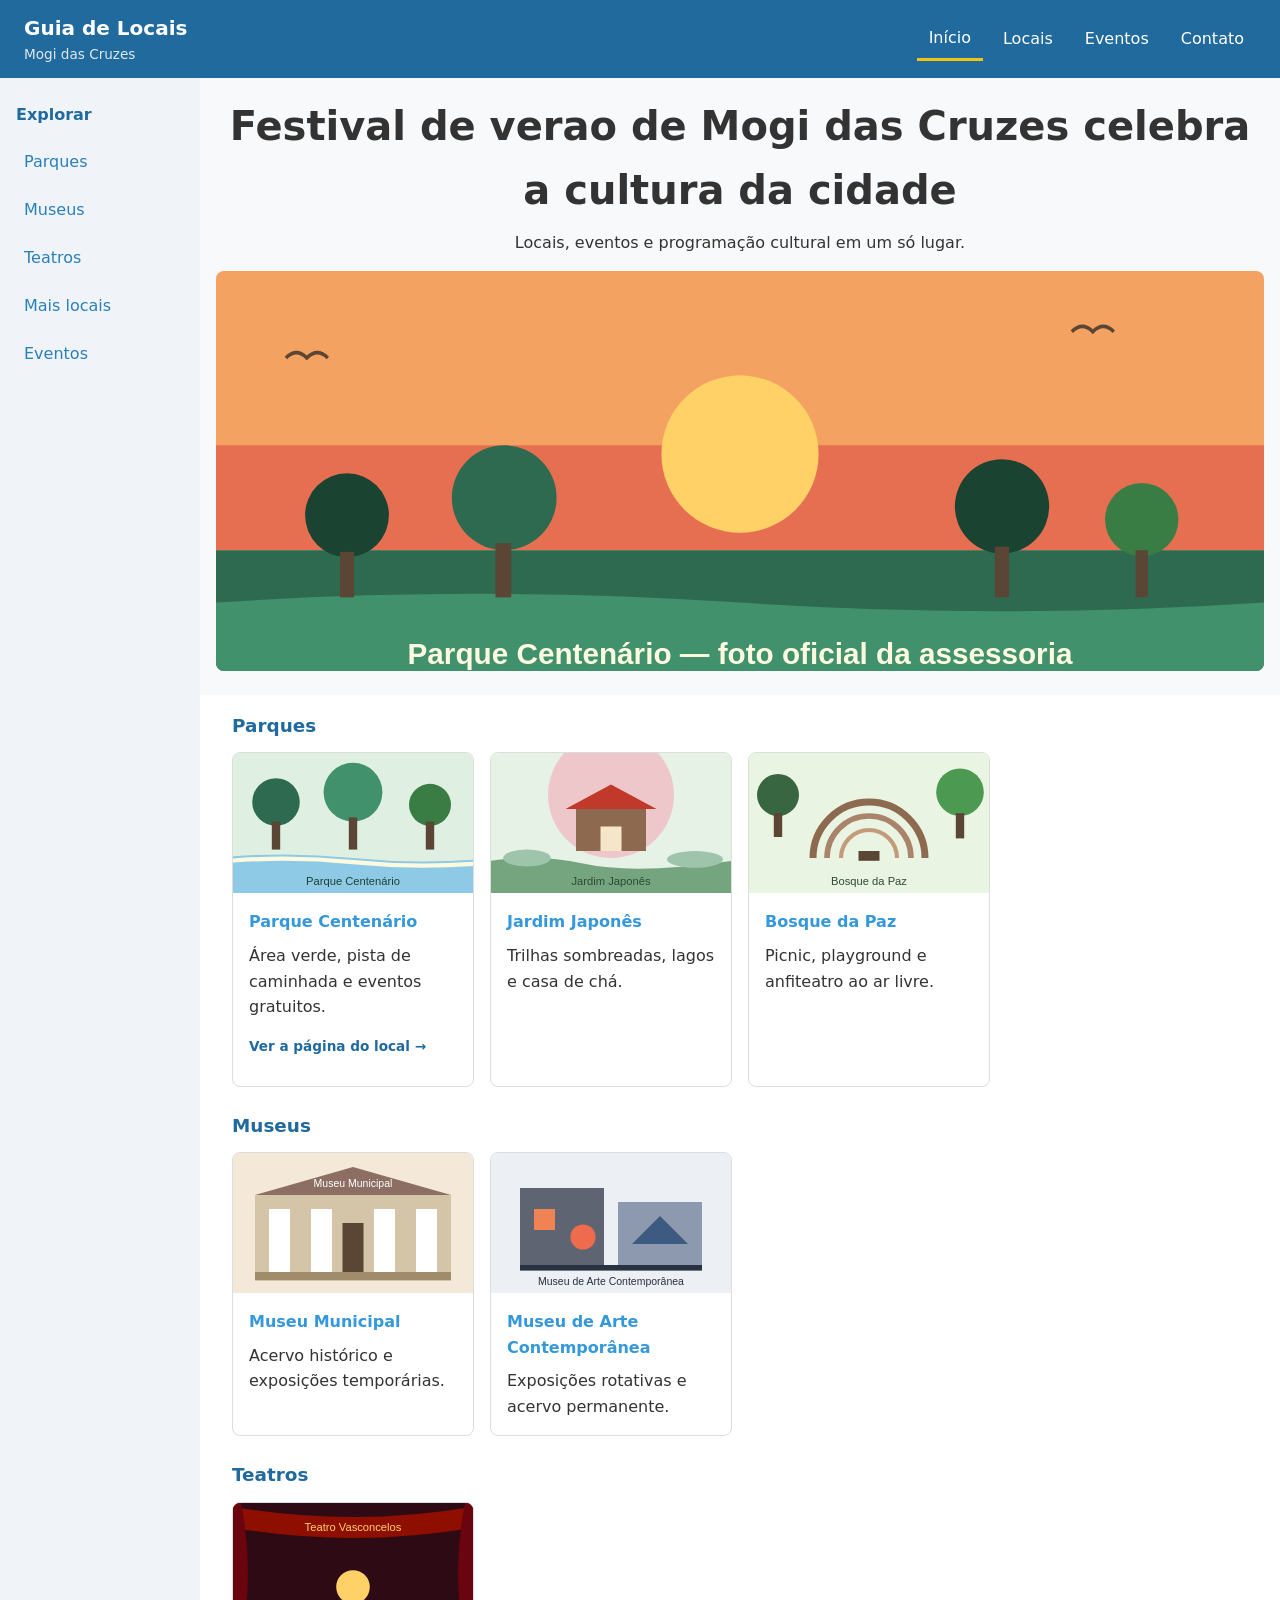
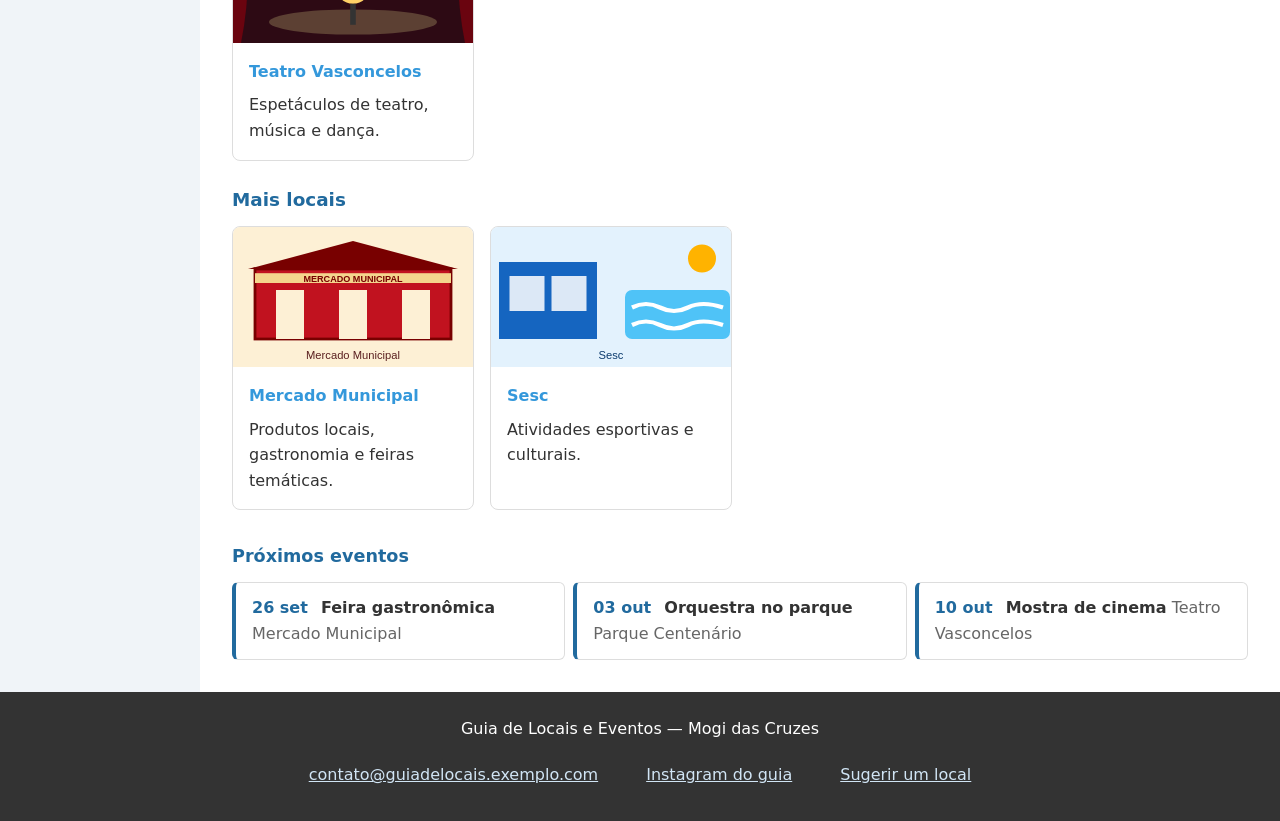
<file: index.html>
<!DOCTYPE html>
<html lang="pt-BR">
<head>
  <meta charset="UTF-8">
  <!-- Sem esta linha o celular (e o totem) mostram a página "encolhida" como no desktop -->
  <meta name="viewport" content="width=device-width, initial-scale=1.0">
  <title>Guia de Locais e Eventos — Início</title>
  <link rel="stylesheet" href="style.css">
</head>
<body>
  <header class="cabecalho">
    <div class="identidade">
      <p class="logo">Guia de Locais</p>
      <p class="titulo">Mogi das Cruzes</p>
    </div>
    <nav aria-label="Menu principal">
      <ul class="menu-lista">
        <li><a href="index.html" aria-current="page" class="ativo">Início</a></li>
        <li><a href="#locais">Locais</a></li>
        <li><a href="#agenda">Eventos</a></li>
        <li><a href="#contato">Contato</a></li>
      </ul>
    </nav>
  </header>

  <aside class="lateral">
    <nav aria-label="Categorias de locais">
      <h2 class="lateral-titulo">Explorar</h2>
      <ul class="lateral-lista">
        <li><a href="#parques">Parques</a></li>
        <li><a href="#museus">Museus</a></li>
        <li><a href="#teatros">Teatros</a></li>
        <li><a href="#mais">Mais locais</a></li>
        <li><a href="#agenda">Eventos</a></li>
      </ul>
    </nav>
  </aside>

  <main>
    <section class="hero">
      <div>
        <!-- Título da campanha (texto longo, por isso o tamanho da fonte é fluido no CSS) -->
        <h1>Festival de verao de Mogi das Cruzes celebra a cultura da cidade</h1>
        <p>Locais, eventos e programação cultural em um só lugar.</p>
        <!-- Foto enviada pela assessoria -->
        <img class="hero-foto" src="foto-parque-centenario.svg" alt="Vista panorâmica do Parque Centenário ao entardecer">
      </div>
    </section>

    <div class="locais" id="locais">
      <section class="categoria" id="parques">
        <h3 class="categoria-titulo">Parques</h3>
        <div class="cards">
          <article class="card com-link">
            <a href="parque-centenario.html">
              <img src="local-parque.svg" alt="Área verde do Parque Centenário com árvores e pista de caminhada">
              <h4>Parque Centenário</h4>
              <p>Área verde, pista de caminhada e eventos gratuitos.</p>
              <p class="card-cta">Ver a página do local →</p>
            </a>
          </article>
          <article class="card">
            <img src="local-jardim.svg" alt="Casa de chá e cerejeiras do Jardim Japonês">
            <h4>Jardim Japonês</h4>
            <p>Trilhas sombreadas, lagos e casa de chá.</p>
          </article>
          <article class="card">
            <img src="local-bosque.svg" alt="Anfiteatro ao ar livre do Bosque da Paz">
            <h4>Bosque da Paz</h4>
            <p>Picnic, playground e anfiteatro ao ar livre.</p>
          </article>
        </div>
      </section>

      <section class="categoria" id="museus">
        <h3 class="categoria-titulo">Museus</h3>
        <div class="cards">
          <article class="card">
            <img src="local-museu.svg" alt="Fachada do Museu Municipal">
            <h4>Museu Municipal</h4>
            <p>Acervo histórico e exposições temporárias.</p>
          </article>
          <article class="card">
            <img src="local-mac.svg" alt="Fachada geométrica do Museu de Arte Contemporânea">
            <h4>Museu de Arte Contemporânea</h4>
            <p>Exposições rotativas e acervo permanente.</p>
          </article>
        </div>
      </section>

      <section class="categoria" id="teatros">
        <h3 class="categoria-titulo">Teatros</h3>
        <div class="cards">
          <article class="card">
            <img src="local-teatro.svg" alt="Palco do Teatro Vasconcelos">
            <h4>Teatro Vasconcelos</h4>
            <p>Espetáculos de teatro, música e dança.</p>
          </article>
        </div>
      </section>

      <section class="categoria" id="mais">
        <h3 class="categoria-titulo">Mais locais</h3>
        <div class="cards">
          <article class="card">
            <img src="local-mercado.svg" alt="Fachada vermelha do Mercado Municipal">
            <h4>Mercado Municipal</h4>
            <p>Produtos locais, gastronomia e feiras temáticas.</p>
          </article>
          <article class="card">
            <img src="local-sesc.svg" alt="Quadra e piscina do Sesc">
            <h4>Sesc</h4>
            <p>Atividades esportivas e culturais.</p>
          </article>
        </div>
      </section>
    </div>

    <section class="agenda" id="agenda">
      <h3 class="agenda-titulo">Próximos eventos</h3>
      <ul class="agenda-lista">
        <li class="agenda-item">
          <time datetime="2026-09-26">26 set</time>
          <strong>Feira gastronômica</strong>
          <span>Mercado Municipal</span>
        </li>
        <li class="agenda-item">
          <time datetime="2026-10-03">03 out</time>
          <strong>Orquestra no parque</strong>
          <span>Parque Centenário</span>
        </li>
        <li class="agenda-item">
          <time datetime="2026-10-10">10 out</time>
          <strong>Mostra de cinema</strong>
          <span>Teatro Vasconcelos</span>
        </li>
      </ul>
    </section>
  </main>

  <footer class="rodape" id="contato">
    <p>Guia de Locais e Eventos — Mogi das Cruzes</p>
    <ul class="rodape-links">
      <li><a href="mailto:contato@guiadelocais.exemplo.com">contato@guiadelocais.exemplo.com</a></li>
      <li><a href="https://www.instagram.com" target="_blank" rel="noopener">Instagram do guia</a></li>
      <li><a href="mailto:sugestao@guiadelocais.exemplo.com">Sugerir um local</a></li>
    </ul>
  </footer>
</body>
</html>
</file>
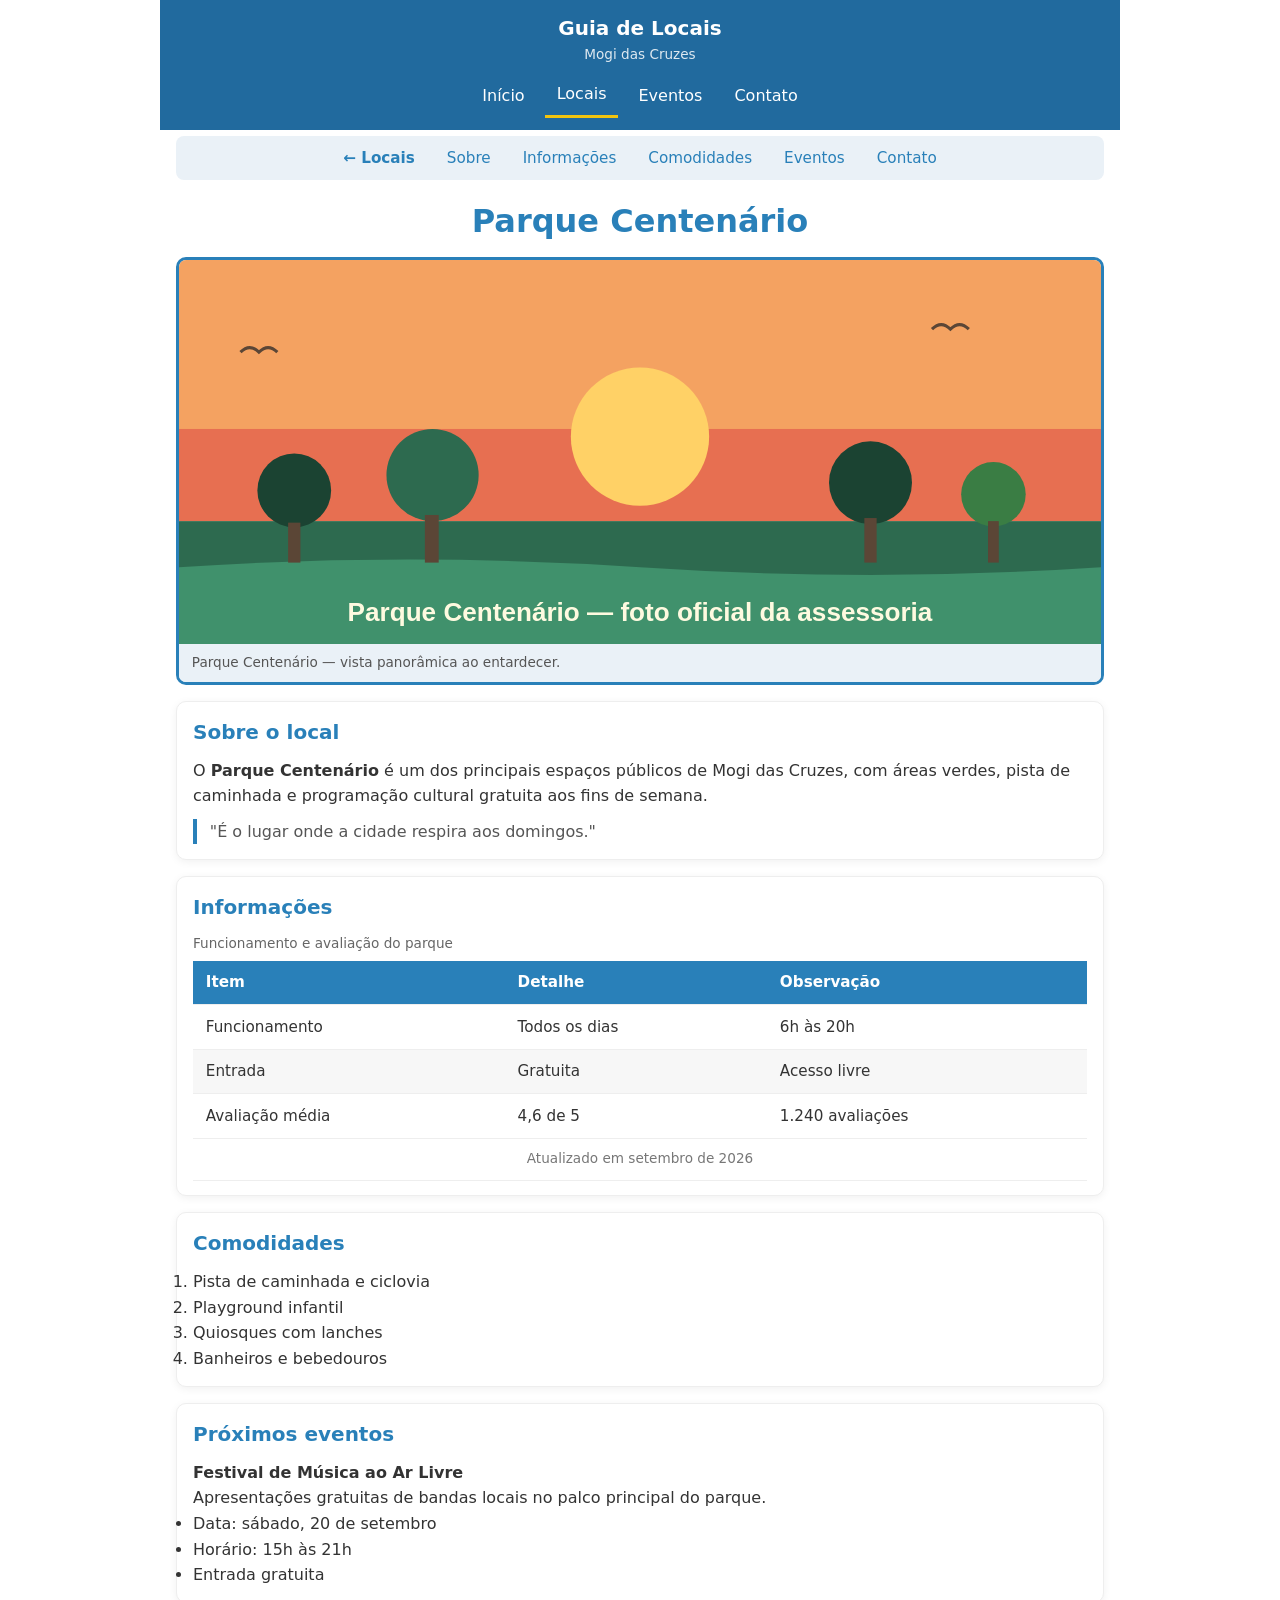
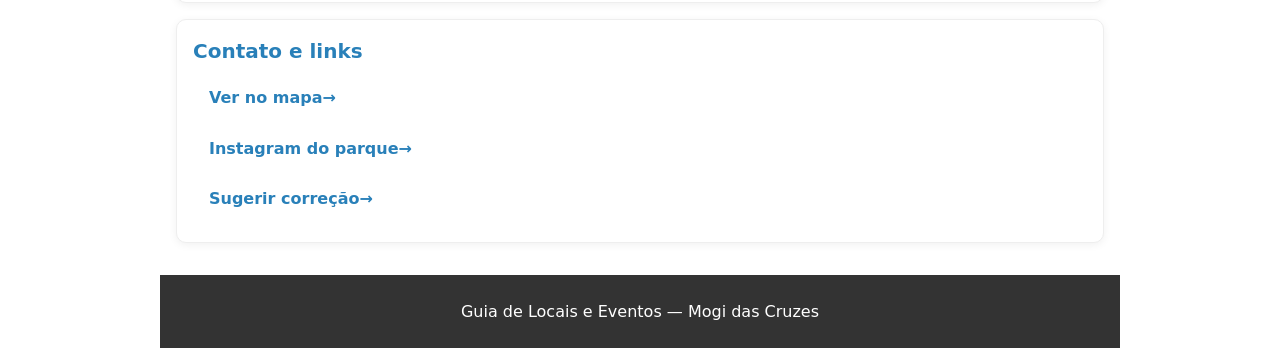
<file: parque-centenario.html>
<!DOCTYPE html>
<html lang="pt-BR">
<head>
  <meta charset="UTF-8">
  <!-- Viewport necessário para a página se ajustar à largura do celular -->
  <meta name="viewport" content="width=device-width, initial-scale=1.0">
  <title>Parque Centenário — Guia de Locais e Eventos</title>
  <link rel="stylesheet" href="style.css">
</head>
<body class="pagina-local">
  <header class="cabecalho">
    <div class="identidade">
      <p class="logo">Guia de Locais</p>
      <p class="titulo">Mogi das Cruzes</p>
    </div>
    <nav aria-label="Menu principal">
      <ul class="menu-lista">
        <li><a href="index.html">Início</a></li>
        <li><a href="index.html#locais" class="ativo">Locais</a></li>
        <li><a href="index.html#agenda">Eventos</a></li>
        <li><a href="index.html#contato">Contato</a></li>
      </ul>
    </nav>
  </header>

  <main>
    <nav class="nav-local" aria-label="Seções desta página">
      <ul>
        <li class="volta"><a href="index.html#locais">← Locais</a></li>
        <li><a href="#sobre">Sobre</a></li>
        <li><a href="#informacoes">Informações</a></li>
        <li><a href="#comodidades">Comodidades</a></li>
        <li><a href="#eventos">Eventos</a></li>
        <li><a href="#contato-local">Contato</a></li>
      </ul>
    </nav>

    <h1 class="local-titulo">Parque Centenário</h1>

    <figure class="local-foto">
      <img src="foto-parque-centenario.svg" alt="Vista panorâmica do Parque Centenário ao entardecer">
      <figcaption>Parque Centenário — vista panorâmica ao entardecer.</figcaption>
    </figure>

    <section class="secao" id="sobre">
      <h3>Sobre o local</h3>
      <p>O <strong>Parque Centenário</strong> é um dos principais espaços públicos de Mogi das Cruzes, com áreas verdes, pista de caminhada e programação cultural gratuita aos fins de semana.</p>
      <blockquote>
        <p>"É o lugar onde a cidade respira aos domingos."</p>
      </blockquote>
    </section>

    <section class="secao" id="informacoes">
      <h3>Informações</h3>
      <!-- A div .rola-x deixa só a tabela rolar de lado em telas estreitas -->
      <div class="rola-x">
        <table class="tabela-info">
          <caption>Funcionamento e avaliação do parque</caption>
          <thead>
            <tr>
              <th>Item</th>
              <th>Detalhe</th>
              <th>Observação</th>
            </tr>
          </thead>
          <tbody>
            <tr><td>Funcionamento</td><td>Todos os dias</td><td>6h às 20h</td></tr>
            <tr><td>Entrada</td><td>Gratuita</td><td>Acesso livre</td></tr>
            <tr><td>Avaliação média</td><td>4,6 de 5</td><td>1.240 avaliações</td></tr>
          </tbody>
          <tfoot>
            <tr>
              <td colspan="3">Atualizado em setembro de 2026</td>
            </tr>
          </tfoot>
        </table>
      </div>
    </section>

    <section class="secao" id="comodidades">
      <h3>Comodidades</h3>
      <ol>
        <li>Pista de caminhada e ciclovia</li>
        <li>Playground infantil</li>
        <li>Quiosques com lanches</li>
        <li>Banheiros e bebedouros</li>
      </ol>
    </section>

    <section class="secao" id="eventos">
      <h3>Próximos eventos</h3>
      <article>
        <h4>Festival de Música ao Ar Livre</h4>
        <p>Apresentações gratuitas de bandas locais no palco principal do parque.</p>
        <ul>
          <li>Data: sábado, 20 de setembro</li>
          <li>Horário: 15h às 21h</li>
          <li>Entrada gratuita</li>
        </ul>
      </article>
    </section>

    <section class="secao" id="contato-local">
      <h3>Contato e links</h3>
      <ul class="links-contato">
        <li><a href="https://www.google.com/maps" target="_blank" rel="noopener">Ver no mapa</a></li>
        <li><a href="https://www.instagram.com" target="_blank" rel="noopener">Instagram do parque</a></li>
        <li><a href="mailto:parque@exemplo.com">Sugerir correção</a></li>
      </ul>
    </section>
  </main>

  <footer class="rodape">
    <p>Guia de Locais e Eventos — Mogi das Cruzes</p>
  </footer>
</body>
</html>
</file>
<file: style.css>
/* Guia de Locais e Eventos — folha de estilos */

/* Cores usadas no site (mesmos valores de antes, agora num lugar só) */
:root {
  --azul-escuro: #216a9e;
  --azul: #2980b9;
  --azul-claro: #3498db;
  --destaque: #f1c40f;
  --fundo-lateral: #f0f4f8;
  --fundo-suave: #eaf1f7;
  --borda: #ddd;
}

* {
  box-sizing: border-box;
  margin: 0;
  padding: 0;
}

/* Imagens nunca passam da largura da coluna onde estão */
img, svg, picture {
  max-width: 100%;
  height: auto;
}

/* Contorno amarelo para quem navega com o teclado */
a:focus-visible,
button:focus-visible {
  outline: 3px solid var(--destaque);
  outline-offset: 3px;
}

/* ---------- Estrutura da página ---------- */

body {
  font-family: system-ui, sans-serif;
  color: #333;
  line-height: 1.6;
  display: grid;
  grid-template-areas:
    "topo"
    "conteudo"
    "lado"
    "rodape";
  grid-template-columns: 1fr;
  min-height: 100vh;
}

/* Em telas maiores, a lateral passa para o lado esquerdo */
@media (min-width: 700px) {
  body {
    grid-template-areas:
      "topo topo"
      "lado conteudo"
      "rodape rodape";
    grid-template-columns: 200px 1fr;
    grid-template-rows: auto 1fr auto;
  }
}

/* ---------- Cabeçalho e menu ---------- */

.cabecalho {
  grid-area: topo;
  display: flex;
  justify-content: space-between;
  align-items: center;
  flex-wrap: wrap;
  gap: 0.5rem 1.5rem;
  background: var(--azul-escuro);
  color: #fff;
  padding: 0.75rem 1.5rem;
}

.logo {
  font-size: 1.25rem;
  font-weight: 700;
}

.titulo {
  font-size: 0.85rem;
  opacity: 0.85;
}

.menu-lista {
  display: flex;
  flex-wrap: wrap;
  gap: 0.5rem;
  list-style: none;
}

/* Altura mínima de 44px para o dedo acertar o link (celular e totem) */
.menu-lista a {
  display: inline-flex;
  align-items: center;
  min-height: 44px;
  padding: 0.25rem 0.75rem;
  color: #fff;
  text-decoration: none;
  font-weight: 500;
  border-radius: 6px;
}

.menu-lista a:hover {
  background: rgba(255, 255, 255, 0.15);
}

.menu-lista .ativo {
  border-bottom: 3px solid var(--destaque);
  border-radius: 0;
}

/* ---------- Barra lateral ---------- */

.lateral {
  grid-area: lado;
  background: var(--fundo-lateral);
  padding: 1.5rem 1rem;
}

.lateral-titulo {
  font-size: 1rem;
  font-weight: 600;
  color: var(--azul-escuro);
  margin-bottom: 0.75rem;
}

.lateral-lista {
  list-style: none;
  display: flex;
  flex-direction: column;
  gap: 0.25rem;
}

/* Mesma altura mínima de toque do menu de cima */
.lateral-lista a {
  display: inline-flex;
  align-items: center;
  min-height: 44px;
  padding: 0.2rem 0.5rem;
  color: var(--azul);
  text-decoration: none;
  border-radius: 6px;
}

.lateral-lista a:hover {
  background: #dde7f0;
}

/* No celular a lista vira uma fileira que quebra linha */
@media (max-width: 699px) {
  .lateral-lista {
    flex-direction: row;
    flex-wrap: wrap;
  }
}

/* ---------- Destaque (hero) ---------- */

main {
  grid-area: conteudo;
}

.hero {
  display: flex;
  justify-content: center;
  align-items: center;
  min-height: 35vh;
  background: #f8f9fa;
  text-align: center;
  padding: 1rem;
}

/* O título cresce com a largura da tela: de 1.5rem até 2.5rem */
.hero h1 {
  font-size: clamp(1.5rem, 5vw, 2.5rem);
  margin-bottom: 0.5rem;
  word-break: break-word; /* palavra comprida não estoura a tela */
}

.hero-foto {
  width: 100%;
  max-height: 400px;
  object-fit: cover;
  border-radius: 8px;
  margin-top: 1rem;
}

@media (min-width: 700px) {
  .hero {
    min-height: 50vh;
  }
}

/* ---------- Lista de locais ---------- */

.locais {
  padding: 1rem 2rem 2rem;
}

.categoria + .categoria {
  margin-top: 1.5rem;
}

.categoria-titulo {
  color: var(--azul-escuro);
  font-size: 1.15rem;
  margin-bottom: 0.75rem;
}

.cards {
  display: grid;
  grid-template-columns: repeat(auto-fill, minmax(230px, 1fr));
  gap: 1rem;
}

.card {
  background: #fff;
  border: 1px solid var(--borda);
  border-radius: 8px;
  overflow: hidden;
}

.card img {
  display: block;
  width: 100%;
  height: 140px;
  object-fit: cover;
}

.card h4 {
  color: var(--azul-claro);
  margin: 1rem 1rem 0.5rem;
}

.card p {
  margin: 0 1rem 1rem;
}

/* Card que leva para a página do local */
.card.com-link {
  padding: 0;
}

.card.com-link a {
  display: block;
  padding: 0 0 0.75rem;
  color: inherit;
  text-decoration: none;
  height: 100%;
}

.card.com-link:hover {
  transform: translateY(-4px);
  box-shadow: 0 6px 14px rgba(0, 0, 0, 0.18);
}

.card.com-link a:hover h4 {
  text-decoration: underline;
}

.card-cta {
  margin: 0.5rem 0.75rem 0;
  font-size: 0.85rem;
  font-weight: bold;
  color: var(--azul-escuro);
}

/* ---------- Agenda ---------- */

.agenda {
  padding: 0 2rem 2rem;
}

.agenda-titulo {
  font-size: 1.1rem;
  color: var(--azul-escuro);
  margin-bottom: 0.75rem;
}

.agenda-lista {
  list-style: none;
  display: grid;
  grid-template-columns: repeat(auto-fit, minmax(220px, 1fr));
  gap: 0.5rem;
}

.agenda-item {
  background: #fff;
  border: 1px solid var(--borda);
  border-left: 4px solid var(--azul-escuro);
  border-radius: 6px;
  padding: 0.75rem 1rem;
}

.agenda-item time {
  font-weight: 700;
  color: var(--azul-escuro);
  margin-right: 0.5rem;
}

.agenda-item span {
  color: #666;
}

/* ---------- Rodapé ---------- */

.rodape {
  grid-area: rodape;
  background: #333;
  color: #fff;
  text-align: center;
  padding: 1.5rem;
}

.rodape-links {
  list-style: none;
  display: flex;
  flex-wrap: wrap;
  justify-content: center;
  gap: 0.25rem 1.5rem;
  margin-top: 0.75rem;
}

/* Azul bem claro para ter contraste no fundo escuro, e área de toque maior */
.rodape-links a {
  display: inline-flex;
  align-items: center;
  min-height: 44px;
  padding: 0.5rem 0.75rem;
  color: #d1e5f5;
  border-radius: 6px;
}

.rodape-links a:hover {
  color: #fff;
  background: rgba(255, 255, 255, 0.1);
}

/* ---------- Página do local (parque-centenario.html) ---------- */

.pagina-local {
  max-width: 60rem;
  margin: 0 auto;
  grid-template-areas:
    "topo"
    "conteudo"
    "rodape";
  grid-template-columns: minmax(0, 1fr);
  min-height: 100vh;
}

.pagina-local .cabecalho {
  flex-direction: column;
  align-items: center;
  text-align: center;
  gap: 0.5rem;
}

.pagina-local .menu-lista {
  justify-content: center;
}

.pagina-local main {
  padding: 0 1rem 1rem;
}

/* Submenu com as seções da página */
.nav-local {
  display: flex;
  justify-content: center;
  margin: 0.4rem auto 1rem;
  background-color: var(--fundo-suave);
  border-radius: 8px;
}

.nav-local ul {
  display: flex;
  flex-wrap: wrap;
  justify-content: center;
  gap: 0.3rem 0.8rem;
  padding: 0;
  margin: 0;
  list-style: none;
}

.nav-local a {
  display: inline-flex;
  align-items: center;
  min-height: 44px;
  padding: 0.2rem 0.6rem;
  border-radius: 6px;
  color: var(--azul);
  text-decoration: none;
  font-size: 0.95rem;
}

.nav-local .volta a {
  font-weight: bold;
}

.nav-local a:hover {
  background-color: rgba(41, 128, 185, 0.15);
  text-decoration: none;
}

/* Título do local também acompanha a largura da tela */
.local-titulo {
  margin: 0.4rem 0 0.6rem;
  text-align: center;
  font-size: clamp(1.35rem, 4vw, 2rem);
  color: var(--azul);
}

.local-foto {
  margin: 0.5rem 0 1rem;
  border-radius: 10px;
  overflow: hidden;
  border: 3px solid var(--azul);
}

.local-foto img {
  display: block;
  width: 100%;
}

.local-foto figcaption {
  padding: 0.5rem 0.8rem;
  background: var(--fundo-suave);
  color: #555;
  font-size: 0.85rem;
}

.secao {
  margin: 1rem 0;
  padding: 0.9rem 1rem;
  background: #fff;
  border: 1px solid #eee;
  border-radius: 10px;
  box-shadow: 0 2px 8px rgba(0, 0, 0, 0.06);
}

.secao h3 {
  margin: 0 0 0.6rem;
  font-size: 1.25rem;
  color: var(--azul);
}

.secao blockquote {
  margin: 0.6rem 0 0;
  padding-left: 0.8rem;
  border-left: 4px solid var(--azul);
  color: #555;
}

/* Tabela: se não couber, rola só ela, não a página inteira */
.rola-x {
  overflow-x: auto;
}

.tabela-info {
  border-collapse: collapse;
  width: 100%;
  min-width: 26rem;
}

.tabela-info caption {
  text-align: left;
  font-size: 0.85rem;
  color: #666;
  margin-bottom: 0.4rem;
}

.tabela-info th,
.tabela-info td {
  padding: 0.6rem 0.8rem;
  border-bottom: 1px solid #eee;
  text-align: left;
  font-size: 0.95rem;
}

.tabela-info th {
  background-color: var(--azul);
  color: #fff;
}

.tabela-info tfoot td {
  font-size: 0.85rem;
  color: #777;
  text-align: center;
}

.tabela-info tbody tr:nth-child(even) {
  background: #f7f7f7;
}

/* Links de contato em formato de botão, com altura mínima de toque */
.links-contato {
  padding: 0;
  list-style: none;
}

.links-contato li {
  margin: 0.4rem 0;
}

.links-contato a {
  display: inline-flex;
  align-items: center;
  min-height: 44px;
  padding: 0.5rem 1rem;
  border-radius: 8px;
  color: var(--azul);
  font-weight: bold;
  text-decoration: none;
}

.links-contato a::after {
  content: " →";
}

.links-contato a:hover {
  background: var(--fundo-suave);
  text-decoration: none;
}
</file>
